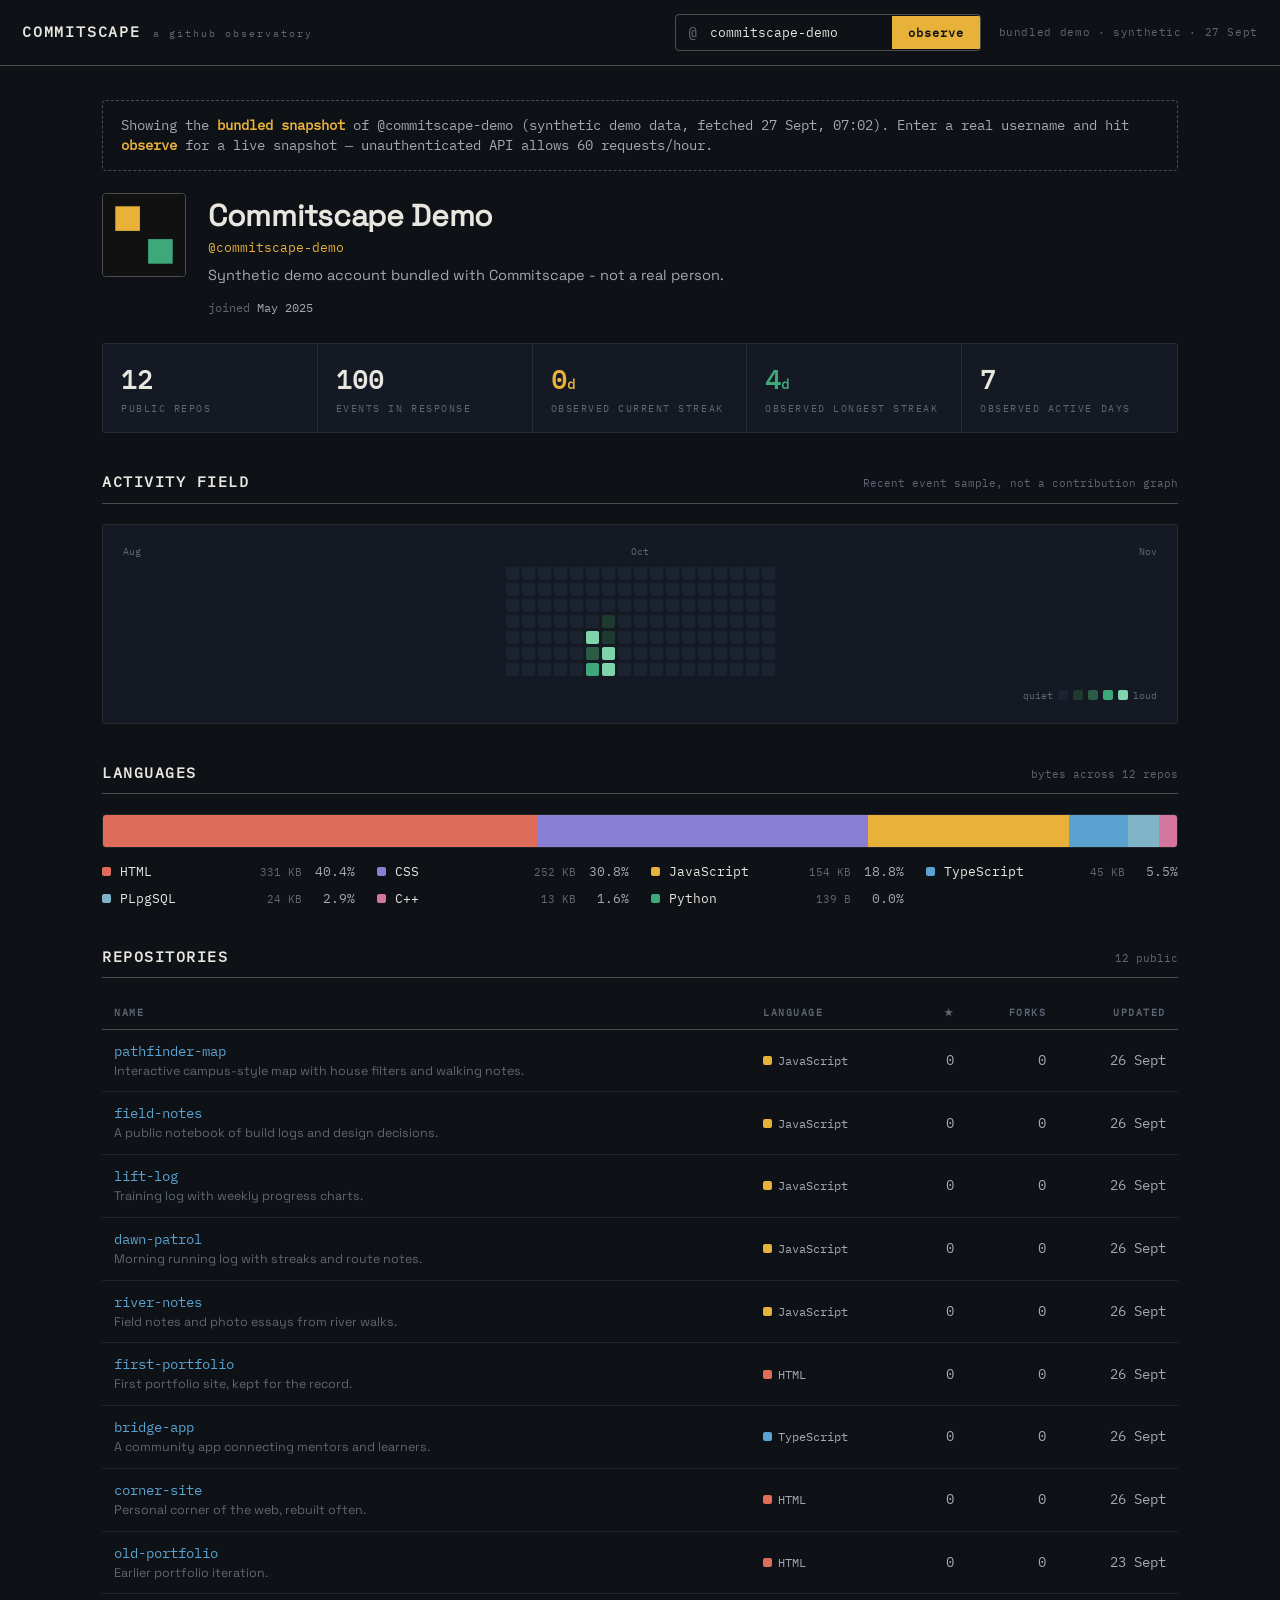
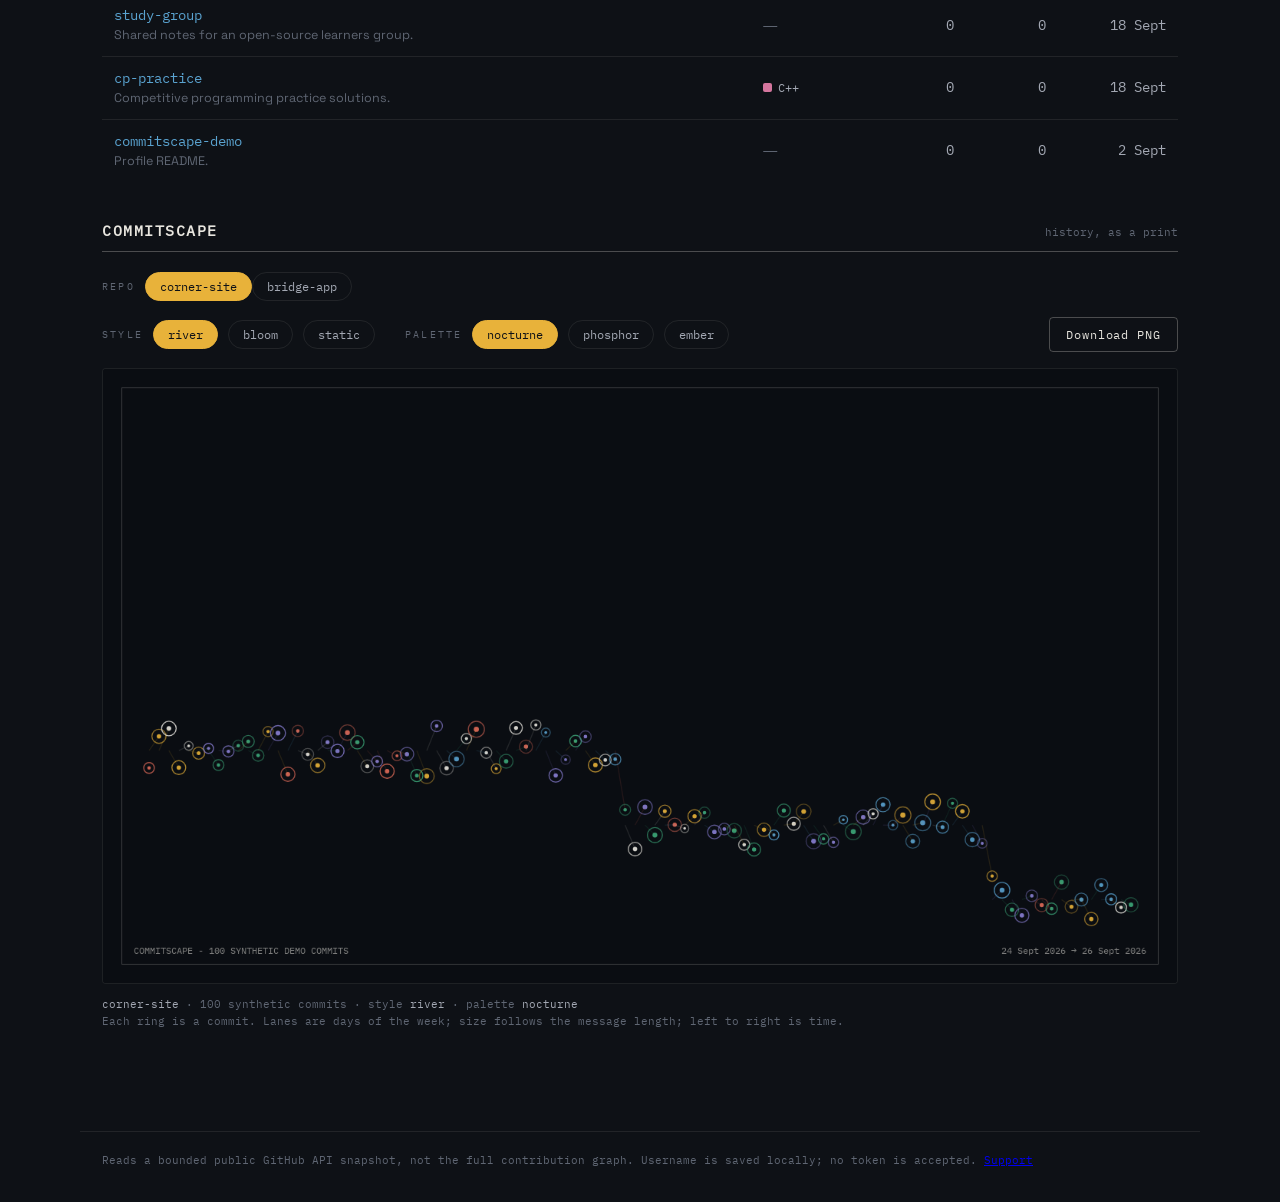
<file: index.html>
<!DOCTYPE html>
<html lang="en">
<head>
<meta charset="UTF-8">
<meta name="viewport" content="width=device-width, initial-scale=1.0">
<title>Commitscape — a GitHub observatory</title>
<meta name="description" content="Point it at any GitHub handle. Languages, activity, streaks — and your commit history rendered as art.">


<link rel="stylesheet" href="fonts.css">
<link rel="stylesheet" href="styles.css">
<link rel="icon" href="data:image/svg+xml,<svg xmlns='http://www.w3.org/2000/svg' viewBox='0 0 100 100'><rect x='15' y='15' width='30' height='30' fill='%23e8b23a'/><rect x='55' y='55' width='30' height='30' fill='%233da87a'/></svg>">
<link rel="canonical" href="https://aditya2375.github.io/commitscape/"><meta property="og:title" content="Commitscape - GitHub observatory"><meta property="og:description" content="A bounded public activity snapshot and commit-inspired prints. Synthetic demo available."><meta property="og:type" content="website"><meta property="og:url" content="https://aditya2375.github.io/commitscape/"><meta name="referrer" content="no-referrer"><meta http-equiv="Content-Security-Policy" content="default-src 'self'; font-src 'self' data:; img-src 'self' data: https://avatars.githubusercontent.com; connect-src https://api.github.com; script-src 'self'; style-src 'self' 'unsafe-inline'; base-uri 'none'; object-src 'none'; form-action 'none'"></head>
<body>
<header class="topbar">
  <span class="brand">COMMITSCAPE<span class="brand-sub">a github observatory</span></span>
  <form id="user-form" class="user-form">
    <span class="prompt">@</span>
    <input aria-label="Public GitHub username" maxlength="39" id="user-input" placeholder="any github handle" autocomplete="off" spellcheck="false">
    <button type="submit" class="go-btn">observe</button>
  </form>
  <span class="data-pill" id="data-pill"></span>
</header>
<main id="app"></main>
<footer class="colophon"><p>Reads a bounded public GitHub API snapshot, not the full contribution graph. Username is saved locally; no token is accepted. <a href="mailto:adityakulkarnicoding@gmail.com">Support</a></p></footer>
<script src="demo-data.js"></script>
<script src="art.js"></script>
<script src="app.js"></script>
</body>
</html>
</file>
<file: fonts.css>
@font-face {
  font-family: 'IBM Plex Mono';
  font-style: italic;
  font-weight: 400;
  font-display: swap;
  src: url([data-uri]) format('woff');
}
@font-face {
  font-family: 'IBM Plex Mono';
  font-style: normal;
  font-weight: 400;
  font-display: swap;
  src: url([data-uri]) format('woff');
}
@font-face {
  font-family: 'Space Grotesk';
  font-style: normal;
  font-weight: 400;
  font-display: swap;
  src: url([data-uri]) format('woff');
}
</file>
<file: styles.css>
/* ————————————————————————————————————————
   COMMITSCAPE — dark observatory. Phosphor
   data on deep space ink. Dense, calm, exact.
———————————————————————————————————————— */
:root {
  --bg: #0e1116;
  --bg-2: #141923;
  --bg-3: #1b2230;
  --ink: #e8e6df;
  --ink-2: #a3a8b3;
  --ink-3: #5f6673;
  --line: rgba(232, 230, 223, 0.09);
  --line-strong: rgba(232, 230, 223, 0.28);
  --amber: #e8b23a;
  --mint: #3da87a;
  --coral: #e06c5a;
  --violet: #8a7fd4;
  --sky: #5aa3d0;
  --sans: "Space Grotesk", sans-serif;
  --mono: "IBM Plex Mono", monospace;
  --ease: cubic-bezier(0.22, 1, 0.36, 1);
  --radius: 4px;
}
* { margin: 0; padding: 0; box-sizing: border-box; }
body { background: var(--bg); color: var(--ink); font-family: var(--sans); font-size: 15.5px; line-height: 1.5; -webkit-font-smoothing: antialiased; }
::selection { background: var(--amber); color: var(--bg); }

.topbar {
  display: flex; align-items: center; gap: 18px; flex-wrap: wrap;
  padding: 14px 22px; border-bottom: 1px solid var(--line-strong);
  position: sticky; top: 0; z-index: 40; background: var(--bg);
}
.brand { font-family: var(--mono); font-weight: 600; letter-spacing: 0.12em; font-size: 15px; display: flex; align-items: baseline; gap: 12px; }
.brand-sub { font-size: 10px; color: var(--ink-3); letter-spacing: 0.2em; font-weight: 400; }
.user-form { display: flex; align-items: center; gap: 0; margin-left: auto; border: 1px solid var(--line-strong); border-radius: var(--radius); overflow: hidden; }
.prompt { font-family: var(--mono); color: var(--ink-3); padding: 0 4px 0 12px; }
#user-input {
  background: transparent; border: none; color: var(--ink);
  font-family: var(--mono); font-size: 13px; padding: 9px 8px; width: 190px;
}
#user-input:focus { outline: none; }
#user-input::placeholder { color: var(--ink-3); }
.go-btn {
  appearance: none; border: none; cursor: pointer;
  background: var(--amber); color: var(--bg);
  font-family: var(--mono); font-size: 12px; font-weight: 600; letter-spacing: 0.08em;
  padding: 9px 16px; transition: background 150ms;
}
.go-btn:hover { background: #f0c35a; }
.data-pill { font-family: var(--mono); font-size: 10.5px; color: var(--ink-3); letter-spacing: 0.06em; }
.data-pill.live { color: var(--mint); }

#app { max-width: 1120px; margin: 0 auto; padding: 34px 22px 100px; animation: viewin 400ms var(--ease); }
@keyframes viewin { from { opacity: 0; transform: translateY(8px); } }

.kicker { font-family: var(--mono); font-size: 10px; letter-spacing: 0.22em; text-transform: uppercase; color: var(--ink-3); }
.section { margin-top: 38px; }
.section-head { display: flex; align-items: baseline; gap: 14px; border-bottom: 1px solid var(--line-strong); padding-bottom: 9px; margin-bottom: 20px; }
.section-title { font-family: var(--mono); font-size: 15px; font-weight: 600; letter-spacing: 0.1em; }
.section-note { margin-left: auto; font-family: var(--mono); font-size: 11px; color: var(--ink-3); }

/* ————— profile ————— */
.profile { display: flex; gap: 22px; align-items: flex-start; flex-wrap: wrap; }
.avatar { width: 84px; height: 84px; border-radius: var(--radius); border: 1px solid var(--line-strong); }
.profile-main { flex: 1; min-width: 260px; }
.profile-name { font-family: var(--sans); font-size: 30px; font-weight: 600; letter-spacing: -0.01em; }
.profile-handle { font-family: var(--mono); font-size: 13px; color: var(--amber); }
.profile-bio { margin-top: 8px; color: var(--ink-2); max-width: 60ch; font-size: 14.5px; }
.profile-facts { margin-top: 12px; display: flex; gap: 16px; flex-wrap: wrap; font-family: var(--mono); font-size: 12px; color: var(--ink-3); }
.profile-facts b { color: var(--ink-2); font-weight: 500; }

/* ————— stat strip ————— */
.stat-strip { display: grid; grid-template-columns: repeat(5, 1fr); border: 1px solid var(--line); border-radius: var(--radius); background: var(--bg-2); margin-top: 26px; }
.stat-cell { padding: 16px 18px; border-right: 1px solid var(--line); }
.stat-cell:last-child { border-right: none; }
.stat-num { font-family: var(--mono); font-size: 26px; font-weight: 600; color: var(--ink); font-variant-numeric: tabular-nums; }
.stat-num.amber { color: var(--amber); } .stat-num.mint { color: var(--mint); }
.stat-lab { font-family: var(--mono); font-size: 9.5px; letter-spacing: 0.16em; text-transform: uppercase; color: var(--ink-3); margin-top: 3px; }
@media (max-width: 820px) { .stat-strip { grid-template-columns: repeat(2, 1fr); } .stat-cell { border-bottom: 1px solid var(--line); } }

/* ————— heatmap ————— */
.heatmap-wrap { border: 1px solid var(--line); border-radius: var(--radius); background: var(--bg-2); padding: 20px; overflow-x: auto; }
.heatmap { display: grid; grid-auto-flow: column; grid-template-rows: repeat(7, 1fr); gap: 3px; width: max-content; margin: 0 auto; }
.hm-cell { width: 13px; height: 13px; border-radius: 2px; background: var(--bg-3); transition: transform 100ms; }
.hm-cell:hover { transform: scale(1.35); }
.hm-cell.l1 { background: #1e3a2e; } .hm-cell.l2 { background: #2c5c46; }
.hm-cell.l3 { background: var(--mint); } .hm-cell.l4 { background: #7fd4ab; }
.hm-legend { display: flex; gap: 5px; align-items: center; justify-content: flex-end; margin-top: 12px; font-family: var(--mono); font-size: 10px; color: var(--ink-3); }
.hm-legend .hm-cell { width: 10px; height: 10px; }
.hm-months { display: flex; justify-content: space-between; font-family: var(--mono); font-size: 9.5px; color: var(--ink-3); margin-bottom: 8px; min-width: 640px; }

/* ————— languages ————— */
.lang-bar { display: flex; height: 34px; border-radius: var(--radius); overflow: hidden; border: 1px solid var(--line); }
.lang-seg { transition: flex 300ms var(--ease), opacity 150ms; position: relative; }
.lang-seg:hover { opacity: 0.8; }
.lang-rows { margin-top: 14px; display: grid; grid-template-columns: repeat(auto-fill, minmax(220px, 1fr)); gap: 8px 22px; }
.lang-row { display: flex; align-items: baseline; gap: 9px; font-family: var(--mono); font-size: 12.5px; }
.lang-dot { width: 9px; height: 9px; border-radius: 2px; flex-shrink: 0; align-self: center; }
.lang-name { color: var(--ink); }
.lang-bytes { margin-left: auto; color: var(--ink-3); font-size: 11px; }
.lang-pct { color: var(--ink-2); min-width: 44px; text-align: right; }

/* ————— repos ————— */
.repo-table { width: 100%; border-collapse: collapse; }
.repo-table th { font-family: var(--mono); font-size: 9.5px; letter-spacing: 0.16em; text-transform: uppercase; color: var(--ink-3); text-align: left; padding: 8px 12px; border-bottom: 1px solid var(--line-strong); }
.repo-table td { padding: 11px 12px; border-bottom: 1px solid var(--line); font-size: 14px; }
.repo-table tr:last-child td { border-bottom: none; }
.repo-table tr { transition: background 120ms; }
.repo-table tbody tr:hover { background: var(--bg-2); }
.repo-name { font-family: var(--mono); font-weight: 500; color: var(--sky); text-decoration: none; }
.repo-name:hover { text-decoration: underline; }
.repo-desc { color: var(--ink-3); font-size: 12.5px; }
.repo-lang { font-family: var(--mono); font-size: 11.5px; color: var(--ink-2); display: flex; align-items: center; gap: 6px; }
.num { font-family: var(--mono); font-size: 12.5px; text-align: right; color: var(--ink-2); }
th.num { text-align: right; }
.spark { display: inline-flex; gap: 1.5px; align-items: flex-end; height: 20px; }
.spark i { width: 3.5px; background: var(--ink-3); border-radius: 1px; display: block; }

/* ————— art ————— */
.art-stage { border: 1px solid var(--line); border-radius: var(--radius); background: #0a0d12; overflow: hidden; position: relative; }
.art-stage canvas { display: block; width: 100%; height: auto; cursor: crosshair; }
.art-controls { display: flex; gap: 10px; align-items: center; flex-wrap: wrap; margin: 16px 0; }
.chip {
  appearance: none; cursor: pointer;
  font-family: var(--mono); font-size: 11.5px;
  border: 1px solid var(--line); border-radius: 20px;
  background: transparent; color: var(--ink-2); padding: 6px 14px;
  transition: all 140ms var(--ease);
}
.chip:hover { border-color: var(--line-strong); color: var(--ink); }
.chip.on { background: var(--amber); color: var(--bg); border-color: var(--amber); }
.btn {
  appearance: none; cursor: pointer;
  font-family: var(--mono); font-size: 11.5px; letter-spacing: 0.08em;
  background: var(--ink); color: var(--bg);
  border: 1px solid var(--ink); border-radius: var(--radius); padding: 9px 16px;
  transition: all 150ms;
}
.btn:hover { background: var(--amber); border-color: var(--amber); }
.btn.ghost { background: transparent; color: var(--ink); border-color: var(--line-strong); }
.btn.ghost:hover { background: var(--bg-3); color: var(--ink); border-color: var(--ink-3); }
.art-caption { font-family: var(--mono); font-size: 11px; color: var(--ink-3); margin-top: 12px; line-height: 1.7; }
.art-caption b { color: var(--ink-2); font-weight: 500; }

/* ————— loading / errors ————— */
.loading { font-family: var(--mono); color: var(--ink-3); padding: 60px 0; text-align: center; }
.loading::after { content: "…"; animation: dots 1.2s steps(4) infinite; }
@keyframes dots { 0% { content: ""; } 33% { content: "."; } 66% { content: ".."; } 100% { content: "..."; } }
.notice { border: 1px dashed var(--line-strong); border-radius: var(--radius); padding: 14px 18px; color: var(--ink-2); font-size: 13.5px; margin-bottom: 22px; font-family: var(--mono); }
.notice b { color: var(--amber); }

.colophon { border-top: 1px solid var(--line); max-width: 1120px; margin: 0 auto; padding: 20px 22px 34px; }
.colophon p { font-family: var(--mono); font-size: 11px; color: var(--ink-3); }

.toast { position: fixed; bottom: 22px; left: 50%; transform: translateX(-50%); background: var(--ink); color: var(--bg); font-family: var(--mono); font-size: 12px; padding: 9px 16px; border-radius: var(--radius); opacity: 0; transition: opacity 200ms; z-index: 100; pointer-events: none; }
.toast.show { opacity: 1; }

@media (max-width: 640px) {
  #app { padding: 22px 14px 80px; }
  .profile-name { font-size: 24px; }
  #user-input { width: 120px; }
  .data-pill { display: none; }
}
@media (prefers-reduced-motion: reduce) { *, *::before, *::after { animation-duration: 0.01ms !important; transition-duration: 0.01ms !important; } }

/* mobile: let wide tables scroll inside their panel */
.table-wrap { overflow-x: auto; }

:focus-visible{outline:2px solid #e8b23a;outline-offset:4px}.profile-name,.profile-bio,.repo-name,.repo-desc,.notice{overflow-wrap:anywhere}.art-caption{line-height:1.6}@media(prefers-reduced-motion:reduce){*,*:before,*:after{animation-duration:.01ms!important;transition-duration:.01ms!important;scroll-behavior:auto!important}}
</file>
